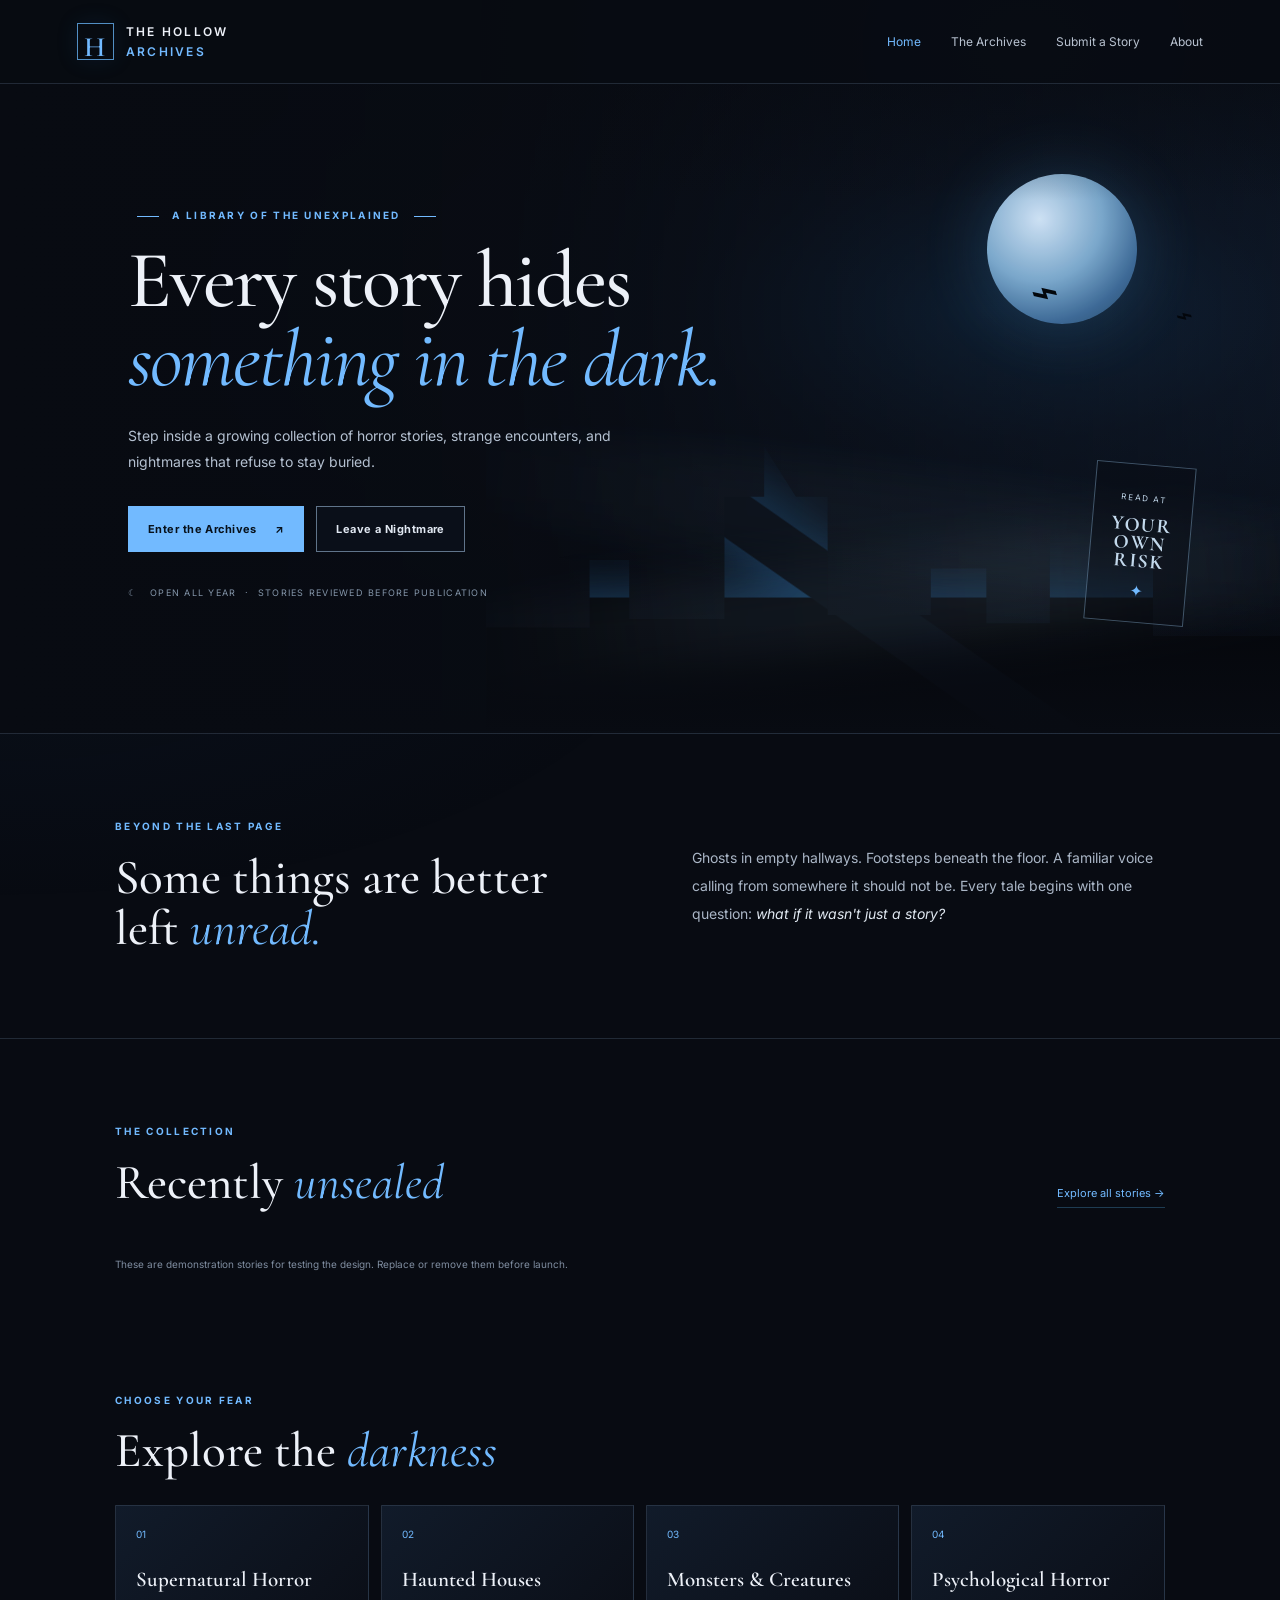
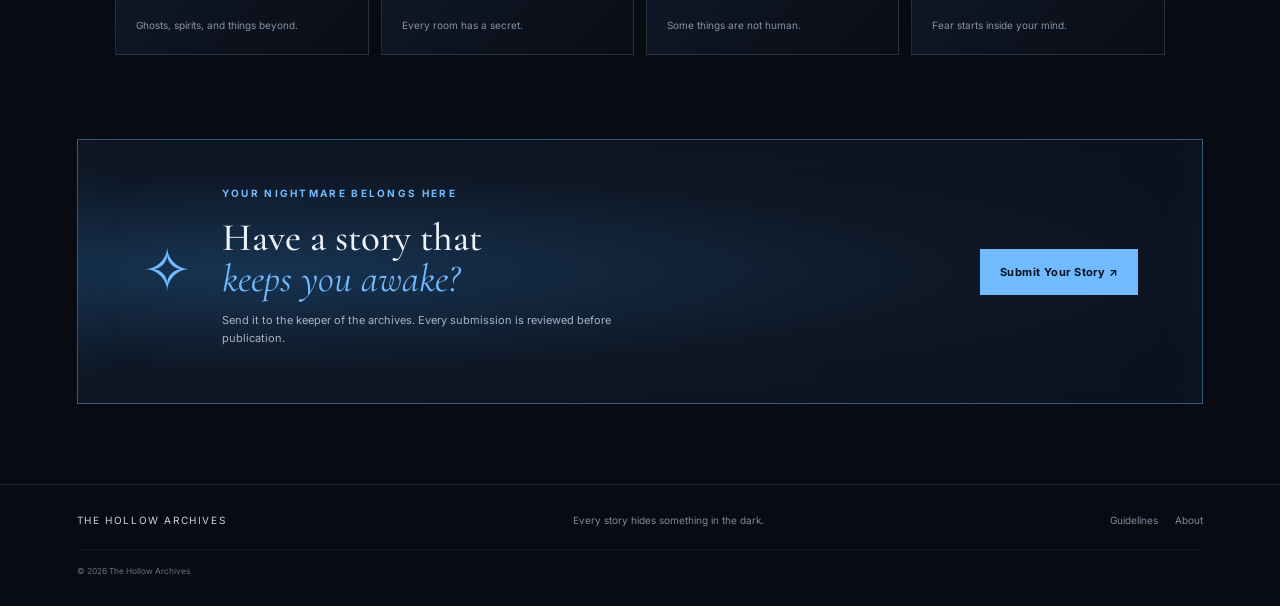
<file: index.html>
<!doctype html>
<html lang="en">
<head>
<meta charset="utf-8"><meta name="viewport" content="width=device-width,initial-scale=1">
<meta name="theme-color" content="#080b12"><meta name="description" content="The Hollow Archives — a year-round library of original horror stories and unexplained encounters.">
<title>The Hollow Archives — Every Story Hides Something</title><link rel="stylesheet" href="css/style.css"><script src="js/main.js" defer></script><script src="js/narrator.js" defer></script><script src="js/stories.js" defer></script>
</head>
<body>
<header class="site-header"><a class="brand" href="index.html"><span class="brand-mark">H</span><span>THE HOLLOW <b>ARCHIVES</b></span></a><button class="menu-toggle" aria-label="Toggle navigation" aria-expanded="false">☰</button><nav class="nav"><a class="active" href="index.html">Home</a><a href="stories.html">The Archives</a><a href="submit.html">Submit a Story</a><a href="about.html">About</a></nav></header>
<main>
<section class="hero"><div class="hero-art" aria-hidden="true"><div class="moon"></div><div class="silhouette"></div><div class="fog fog-a"></div><div class="fog fog-b"></div><div class="bird bird-a">⌁</div><div class="bird bird-b">⌁</div></div><div class="hero-content"><p class="eyebrow"><span></span> A LIBRARY OF THE UNEXPLAINED <span></span></p><h1>Every story hides<br><em>something in the dark.</em></h1><p class="hero-copy">Step inside a growing collection of horror stories, strange encounters, and nightmares that refuse to stay buried.</p><div class="hero-actions"><a class="button primary" href="stories.html">Enter the Archives <span>↗</span></a><a class="button ghost" href="submit.html">Leave a Nightmare</a></div><p class="hero-note">☾ &nbsp; OPEN ALL YEAR &nbsp;·&nbsp; STORIES REVIEWED BEFORE PUBLICATION</p></div><div class="hero-stamp"><span>READ AT</span><strong>YOUR<br>OWN<br>RISK</strong><i>✦</i></div><div class="hero-bottom"></div></section>
<section class="section intro-row"><div><p class="eyebrow">BEYOND THE LAST PAGE</p><h2>Some things are better<br>left <em>unread.</em></h2></div><p class="section-copy">Ghosts in empty hallways. Footsteps beneath the floor. A familiar voice calling from somewhere it should not be. Every tale begins with one question: <em>what if it wasn't just a story?</em></p></section>
<section class="section"><div class="section-heading"><div><p class="eyebrow">THE COLLECTION</p><h2>Recently <em>unsealed</em></h2></div><a class="text-link" href="stories.html">Explore all stories →</a></div><div class="story-grid" id="featured-stories"></div><p class="demo-note">These are demonstration stories for testing the design. Replace or remove them before launch.</p></section>
<section class="section category-section"><div class="section-heading"><div><p class="eyebrow">CHOOSE YOUR FEAR</p><h2>Explore the <em>darkness</em></h2></div></div><div class="category-grid"><a href="stories.html?category=Supernatural%20Horror"><span>01</span><b>Supernatural Horror</b><i>Ghosts, spirits, and things beyond.</i></a><a href="stories.html?category=Haunted%20Houses"><span>02</span><b>Haunted Houses</b><i>Every room has a secret.</i></a><a href="stories.html?category=Monsters%20%26%20Creatures"><span>03</span><b>Monsters & Creatures</b><i>Some things are not human.</i></a><a href="stories.html?category=Psychological%20Horror"><span>04</span><b>Psychological Horror</b><i>Fear starts inside your mind.</i></a></div></section>
<section class="submit-banner"><div class="banner-symbol">✧</div><div><p class="eyebrow">YOUR NIGHTMARE BELONGS HERE</p><h2>Have a story that<br><em>keeps you awake?</em></h2><p>Send it to the keeper of the archives. Every submission is reviewed before publication.</p></div><a class="button primary" href="submit.html">Submit Your Story ↗</a></section>
</main><footer class="site-footer"><a class="footer-brand" href="index.html">THE HOLLOW ARCHIVES</a><span>Every story hides something in the dark.</span><div><a href="guidelines.html">Guidelines</a><a href="about.html">About</a></div><small>© <span data-year></span> The Hollow Archives</small></footer>
</body></html>
</file>
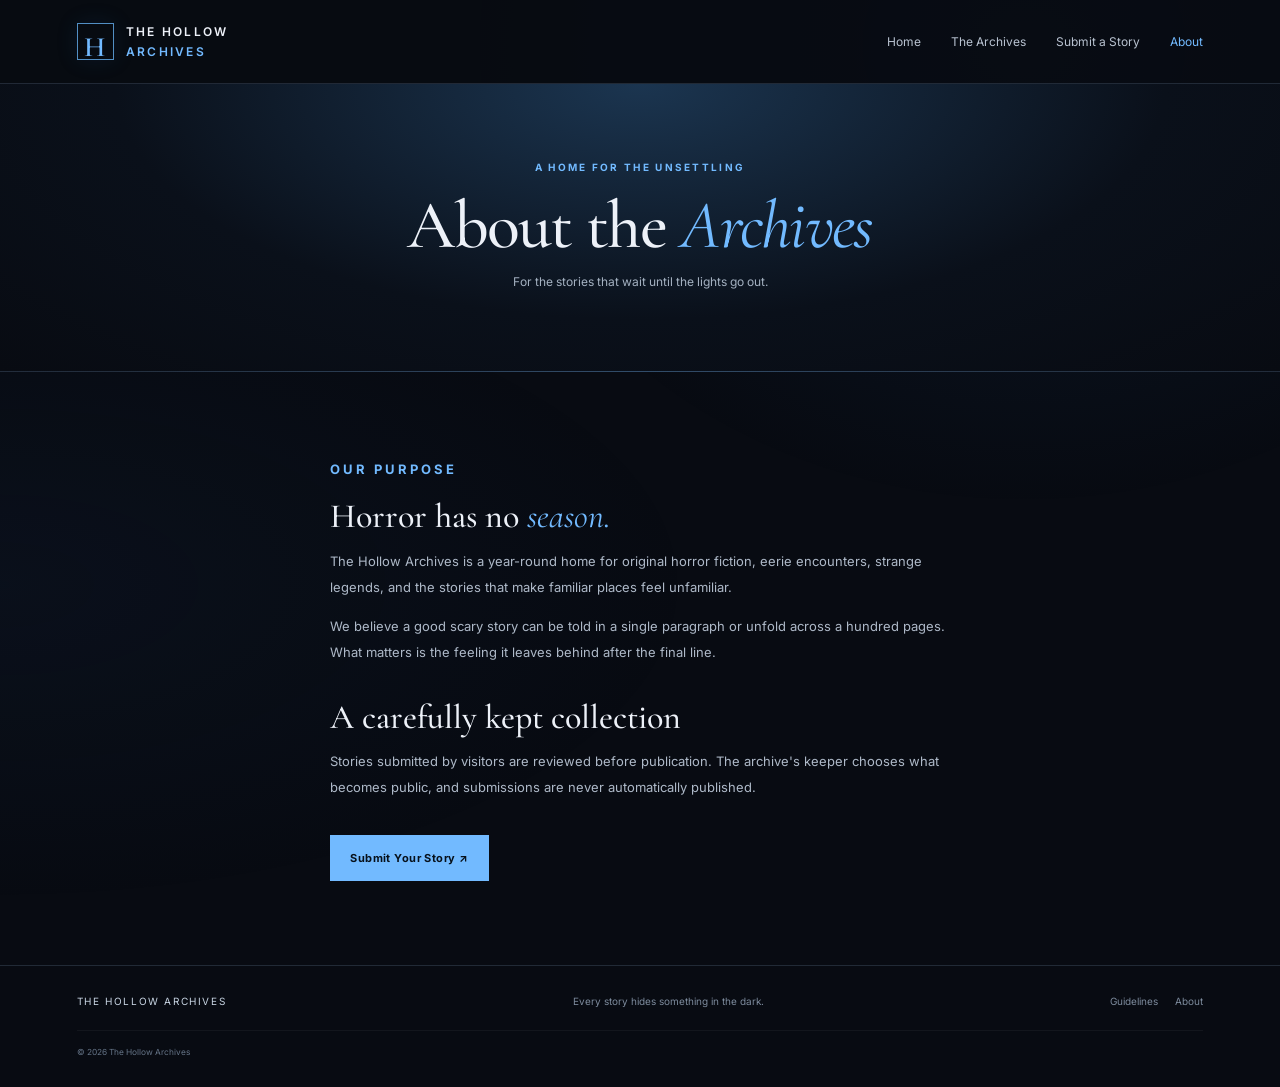
<file: about.html>
<!doctype html>
<html lang="en"><head><meta charset="utf-8"><meta name="viewport" content="width=device-width,initial-scale=1"><meta name="theme-color" content="#080b12"><title>About — The Hollow Archives</title><link rel="stylesheet" href="css/style.css"><script src="js/main.js" defer></script></head><body><header class="site-header"><a class="brand" href="index.html"><span class="brand-mark">H</span><span>THE HOLLOW <b>ARCHIVES</b></span></a><button class="menu-toggle" aria-label="Toggle navigation" aria-expanded="false">☰</button><nav class="nav"><a href="index.html">Home</a><a href="stories.html">The Archives</a><a href="submit.html">Submit a Story</a><a class="active" href="about.html">About</a></nav></header><main class="page-main"><section class="page-hero"><p class="eyebrow">A HOME FOR THE UNSETTLING</p><h1>About the <em>Archives</em></h1><p>For the stories that wait until the lights go out.</p></section><section class="prose section"><p class="eyebrow">OUR PURPOSE</p><h2>Horror has no <em>season.</em></h2><p>The Hollow Archives is a year-round home for original horror fiction, eerie encounters, strange legends, and the stories that make familiar places feel unfamiliar.</p><p>We believe a good scary story can be told in a single paragraph or unfold across a hundred pages. What matters is the feeling it leaves behind after the final line.</p><h2>A carefully kept collection</h2><p>Stories submitted by visitors are reviewed before publication. The archive's keeper chooses what becomes public, and submissions are never automatically published.</p><a class="button primary" href="submit.html">Submit Your Story ↗</a></section></main><footer class="site-footer"><a class="footer-brand" href="index.html">THE HOLLOW ARCHIVES</a><span>Every story hides something in the dark.</span><div><a href="guidelines.html">Guidelines</a><a href="about.html">About</a></div><small>© <span data-year></span> The Hollow Archives</small></footer></body></html>
</file>
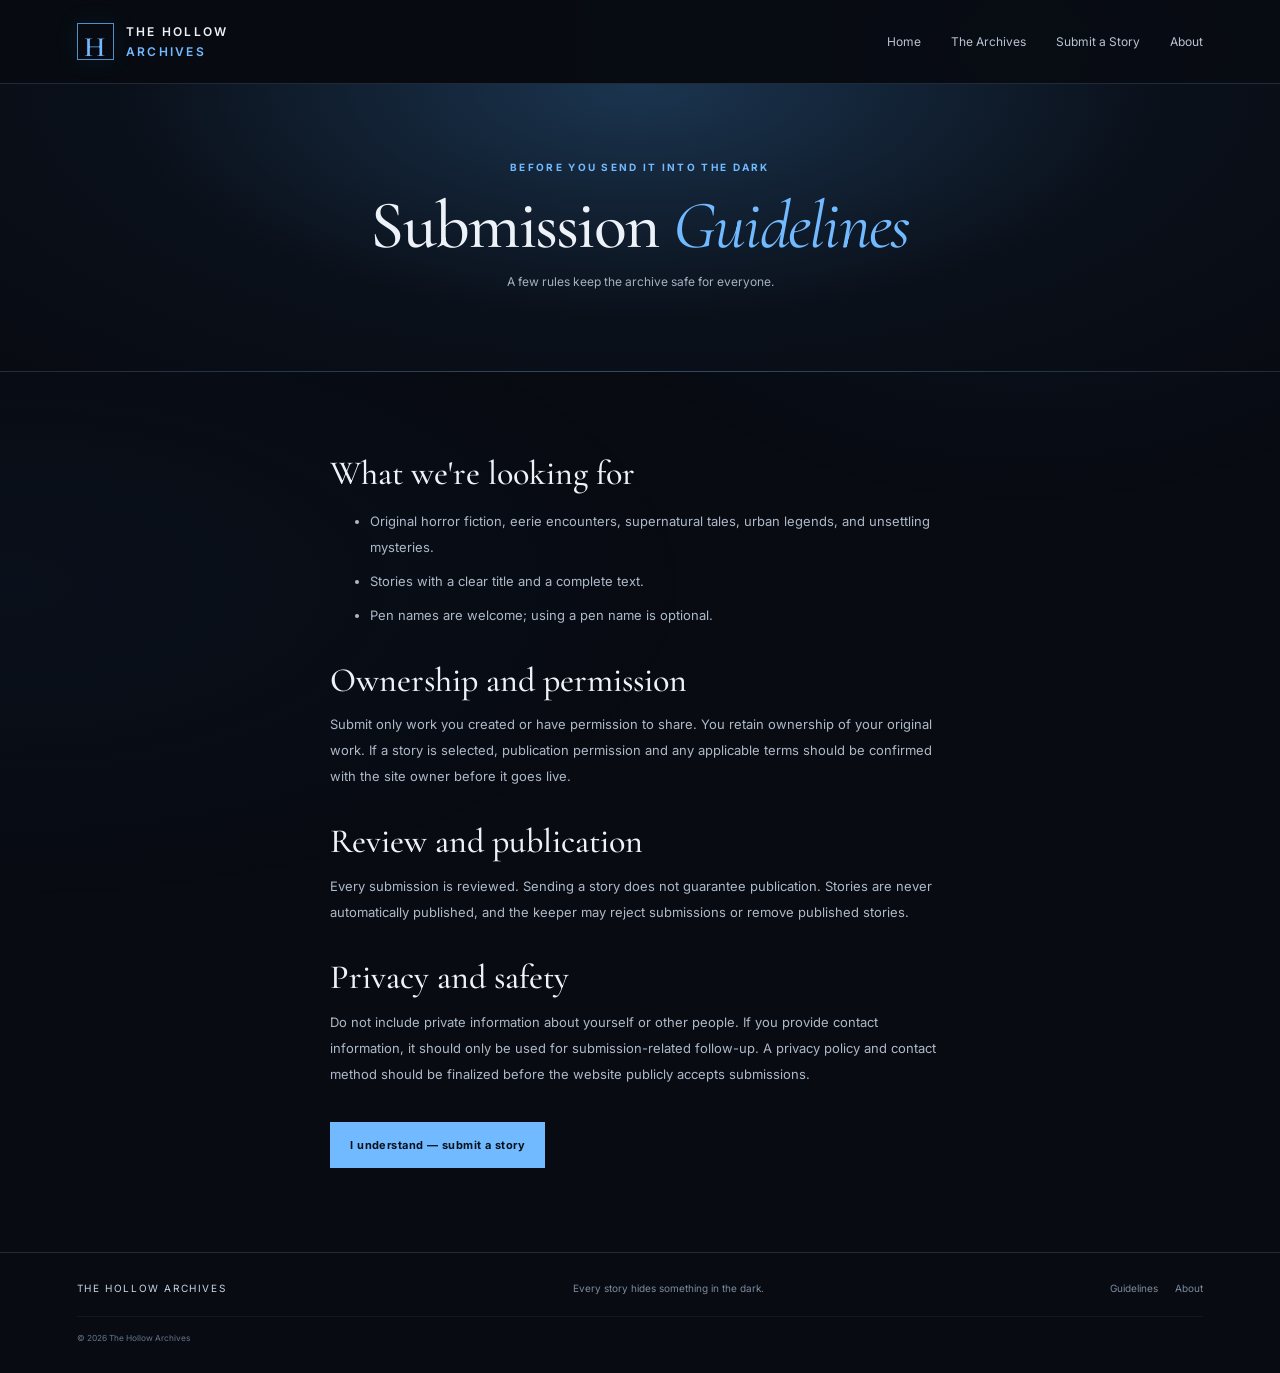
<file: guidelines.html>
<!doctype html>
<html lang="en"><head><meta charset="utf-8"><meta name="viewport" content="width=device-width,initial-scale=1"><meta name="theme-color" content="#080b12"><title>Submission Guidelines — The Hollow Archives</title><link rel="stylesheet" href="css/style.css"><script src="js/main.js" defer></script></head><body><header class="site-header"><a class="brand" href="index.html"><span class="brand-mark">H</span><span>THE HOLLOW <b>ARCHIVES</b></span></a><button class="menu-toggle" aria-label="Toggle navigation" aria-expanded="false">☰</button><nav class="nav"><a href="index.html">Home</a><a href="stories.html">The Archives</a><a href="submit.html">Submit a Story</a><a href="about.html">About</a></nav></header><main class="page-main"><section class="page-hero"><p class="eyebrow">BEFORE YOU SEND IT INTO THE DARK</p><h1>Submission <em>Guidelines</em></h1><p>A few rules keep the archive safe for everyone.</p></section><section class="prose section"><h2>What we're looking for</h2><ul><li>Original horror fiction, eerie encounters, supernatural tales, urban legends, and unsettling mysteries.</li><li>Stories with a clear title and a complete text.</li><li>Pen names are welcome; using a pen name is optional.</li></ul><h2>Ownership and permission</h2><p>Submit only work you created or have permission to share. You retain ownership of your original work. If a story is selected, publication permission and any applicable terms should be confirmed with the site owner before it goes live.</p><h2>Review and publication</h2><p>Every submission is reviewed. Sending a story does not guarantee publication. Stories are never automatically published, and the keeper may reject submissions or remove published stories.</p><h2>Privacy and safety</h2><p>Do not include private information about yourself or other people. If you provide contact information, it should only be used for submission-related follow-up. A privacy policy and contact method should be finalized before the website publicly accepts submissions.</p><a class="button primary" href="submit.html">I understand — submit a story</a></section></main><footer class="site-footer"><a class="footer-brand" href="index.html">THE HOLLOW ARCHIVES</a><span>Every story hides something in the dark.</span><div><a href="guidelines.html">Guidelines</a><a href="about.html">About</a></div><small>© <span data-year></span> The Hollow Archives</small></footer></body></html>
</file>
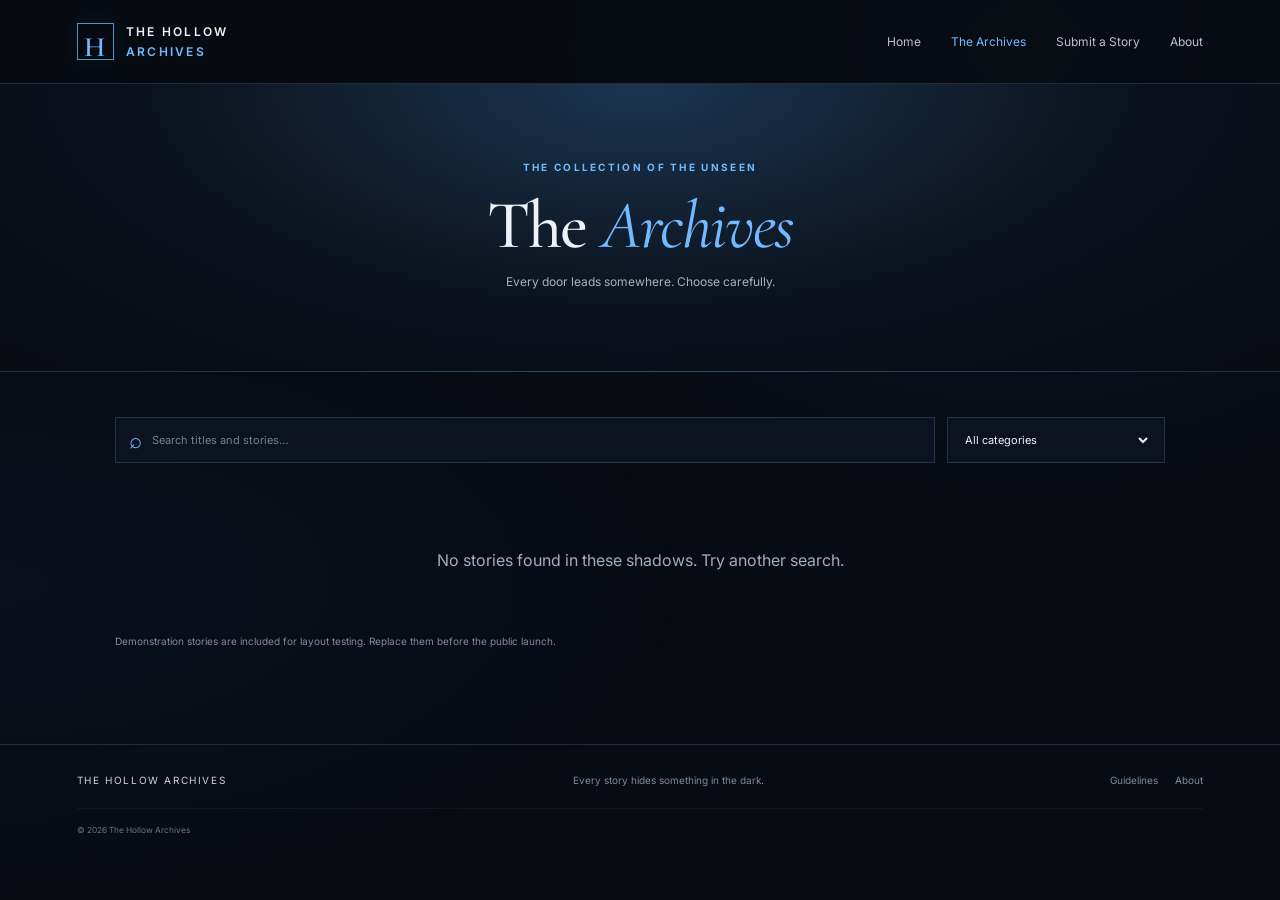
<file: stories.html>
<!doctype html>
<html lang="en"><head><meta charset="utf-8"><meta name="viewport" content="width=device-width,initial-scale=1"><meta name="theme-color" content="#080b12"><title>The Archives — The Hollow Archives</title><link rel="stylesheet" href="css/style.css"><script src="js/main.js" defer></script><script src="js/narrator.js" defer></script><script src="js/stories.js" defer></script></head>
<body><header class="site-header"><a class="brand" href="index.html"><span class="brand-mark">H</span><span>THE HOLLOW <b>ARCHIVES</b></span></a><button class="menu-toggle" aria-label="Toggle navigation" aria-expanded="false">☰</button><nav class="nav"><a href="index.html">Home</a><a class="active" href="stories.html">The Archives</a><a href="submit.html">Submit a Story</a><a href="about.html">About</a></nav></header>
<main class="page-main"><section class="page-hero"><p class="eyebrow">THE COLLECTION OF THE UNSEEN</p><h1>The <em>Archives</em></h1><p>Every door leads somewhere. Choose carefully.</p></section><section class="section archive-section"><div class="archive-controls"><label class="search-box"><span>⌕</span><input id="story-search" type="search" placeholder="Search titles and stories…" aria-label="Search stories"></label><label class="select-wrap"><span class="sr-only">Filter category</span><select id="category-filter"><option value="all">All categories</option><option>Supernatural Horror</option><option>Haunted Houses</option><option>Monsters & Creatures</option><option>Psychological Horror</option><option>Urban Legends</option><option>Nightmare Stories</option><option>Gothic Horror</option><option>Original Fiction</option></select></label></div><div class="story-grid" id="all-stories"></div><p class="empty-state" id="empty-state" hidden>No stories found in these shadows. Try another search.</p><p class="demo-note">Demonstration stories are included for layout testing. Replace them before the public launch.</p></section></main><footer class="site-footer"><a class="footer-brand" href="index.html">THE HOLLOW ARCHIVES</a><span>Every story hides something in the dark.</span><div><a href="guidelines.html">Guidelines</a><a href="about.html">About</a></div><small>© <span data-year></span> The Hollow Archives</small></footer></body></html>
</file>
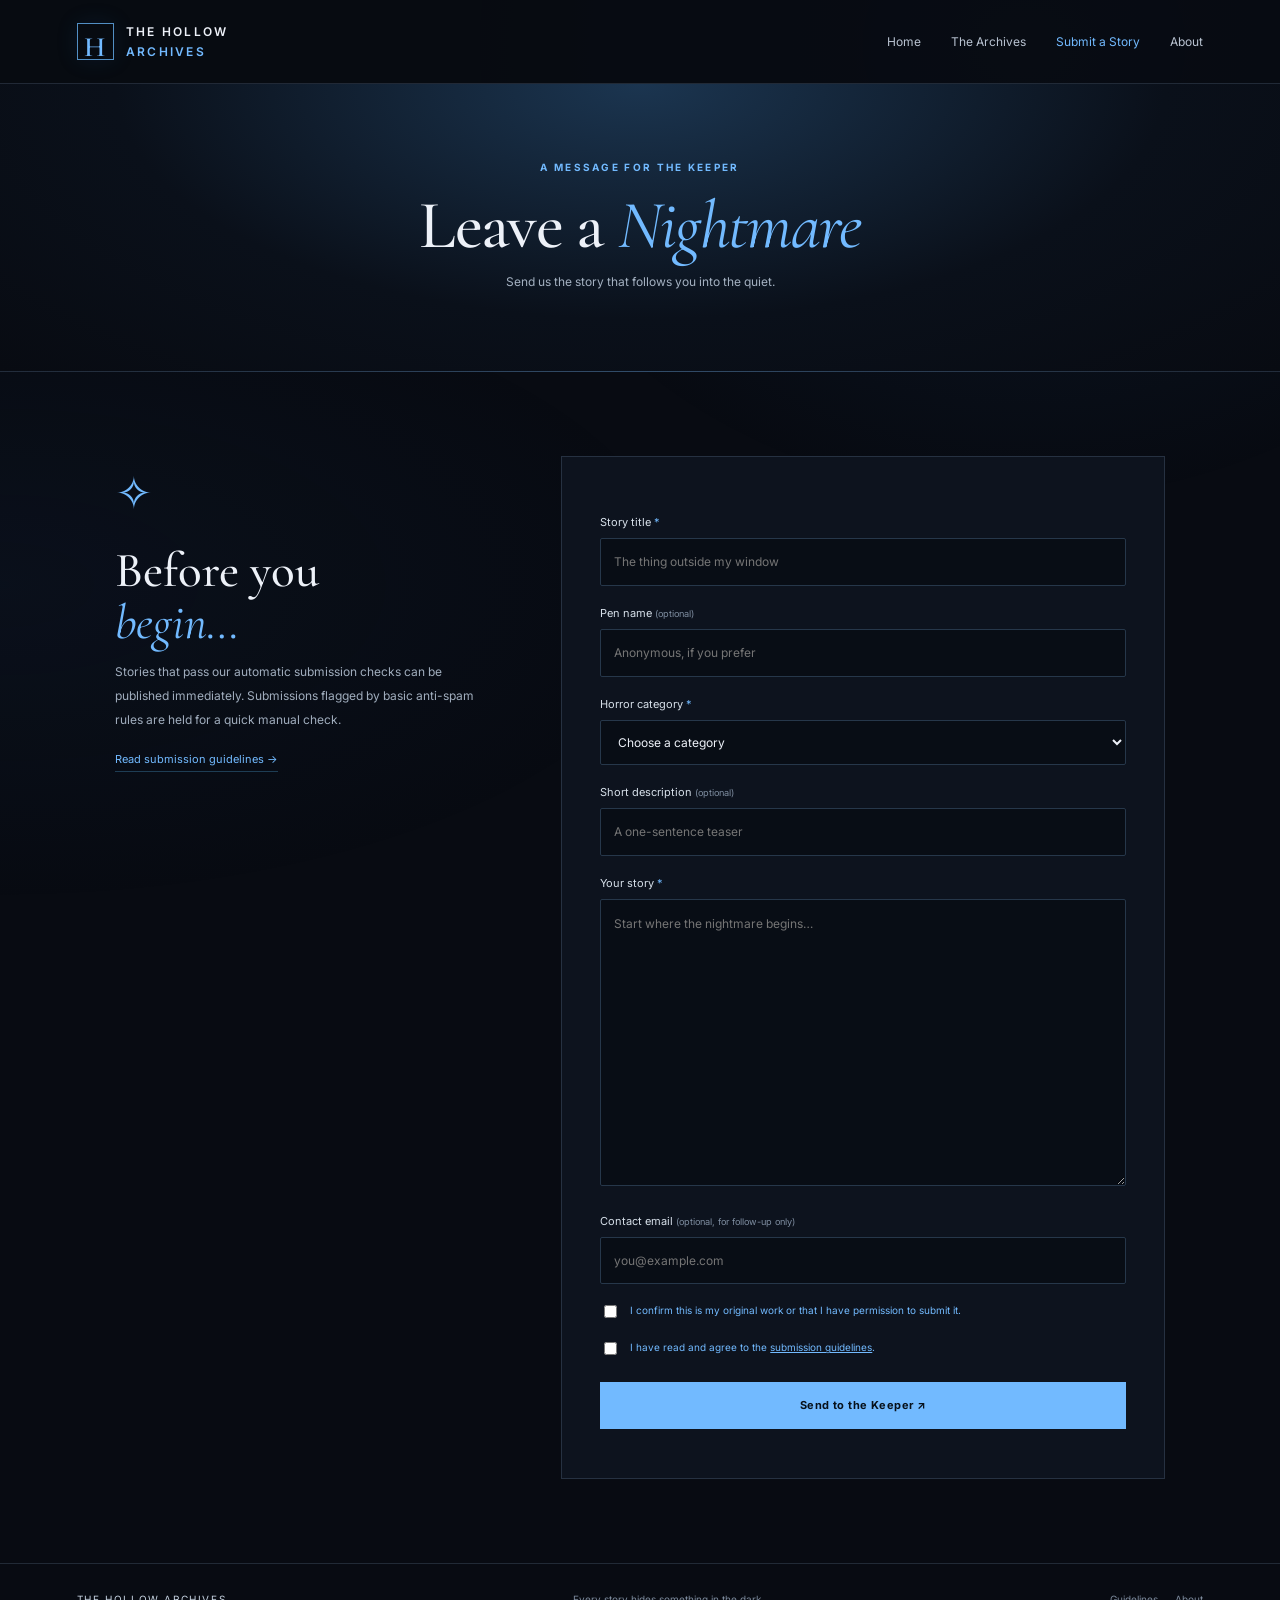
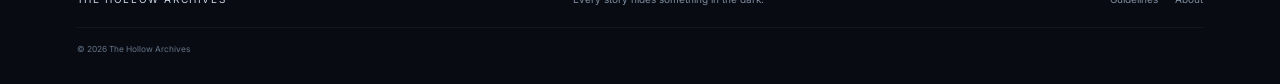
<file: submit.html>
<!doctype html>
<html lang="en"><head><meta charset="utf-8"><meta name="viewport" content="width=device-width,initial-scale=1"><meta name="theme-color" content="#080b12"><title>Submit a Story — The Hollow Archives</title><link rel="stylesheet" href="css/style.css"><script src="js/main.js" defer></script><script src="js/submit.js" defer></script></head>
<body><header class="site-header"><a class="brand" href="index.html"><span class="brand-mark">H</span><span>THE HOLLOW <b>ARCHIVES</b></span></a><button class="menu-toggle" aria-label="Toggle navigation" aria-expanded="false">☰</button><nav class="nav"><a href="index.html">Home</a><a href="stories.html">The Archives</a><a class="active" href="submit.html">Submit a Story</a><a href="about.html">About</a></nav></header>
<main class="page-main"><section class="page-hero"><p class="eyebrow">A MESSAGE FOR THE KEEPER</p><h1>Leave a <em>Nightmare</em></h1><p>Send us the story that follows you into the quiet.</p></section><section class="form-layout section"><aside class="form-aside"><div class="aside-symbol">✧</div><h2>Before you<br><em>begin…</em></h2><p>Stories that pass our automatic submission checks can be published immediately. Submissions flagged by basic anti-spam rules are held for a quick manual check.</p><a class="text-link" href="guidelines.html">Read submission guidelines →</a></aside><div class="form-panel"><form id="story-form"><label for="story-title">Story title <span>*</span></label><input id="story-title" name="title" maxlength="120" required placeholder="The thing outside my window"><label for="pen-name">Pen name <small>(optional)</small></label><input id="pen-name" name="pen_name" maxlength="60" placeholder="Anonymous, if you prefer"><label for="story-category">Horror category <span>*</span></label><select id="story-category" name="category" required><option value="">Choose a category</option><option>Supernatural Horror</option><option>Haunted Houses</option><option>Monsters & Creatures</option><option>Psychological Horror</option><option>Urban Legends</option><option>Nightmare Stories</option><option>Gothic Horror</option><option>Original Fiction</option><option>Other</option></select><label for="description">Short description <small>(optional)</small></label><input id="description" name="description" maxlength="240" placeholder="A one-sentence teaser"><label for="story-body">Your story <span>*</span></label><textarea id="story-body" name="story" rows="12" required minlength="100" placeholder="Start where the nightmare begins…"></textarea><label for="email">Contact email <small>(optional, for follow-up only)</small></label><input id="email" name="email" type="email" autocomplete="email" placeholder="you@example.com"><label class="check-label"><input type="checkbox" name="rights" required><span>I confirm this is my original work or that I have permission to submit it.</span></label><label class="check-label"><input type="checkbox" name="guidelines" required><span>I have read and agree to the <a href="guidelines.html">submission guidelines</a>.</span></label><div class="website-field" aria-hidden="true"><label for="website">Leave this field empty</label><input id="website" name="website" tabindex="-1" autocomplete="off"></div><div id="turnstile-container"></div><button class="button primary submit-button" type="submit">Send to the Keeper ↗</button><p class="form-message" id="form-message" role="status" aria-live="polite"></p></form></div></section></main><footer class="site-footer"><a class="footer-brand" href="index.html">THE HOLLOW ARCHIVES</a><span>Every story hides something in the dark.</span><div><a href="guidelines.html">Guidelines</a><a href="about.html">About</a></div><small>© <span data-year></span> The Hollow Archives</small></footer></body></html>
</file>
<file: css/style.css>
@import url('https://fonts.googleapis.com/css2?family=Cormorant+Garamond:wght@400;500;600;700&family=Inter:wght@400;500;600;700&display=swap');
:root{--bg:#080b12;--panel:#0e1420;--panel2:#111b2a;--text:#edf1f8;--muted:#a0adbf;--blue:#72baff;--blue2:#267dc2;--line:rgba(150,184,220,.18);--serif:'Cormorant Garamond',Georgia,serif;--sans:Inter,Arial,sans-serif}
*{box-sizing:border-box}html{scroll-behavior:smooth}body{margin:0;background:var(--bg);color:var(--text);font-family:var(--sans);line-height:1.65;overflow-x:hidden}body:before{content:"";position:fixed;inset:0;pointer-events:none;z-index:-1;background:radial-gradient(ellipse at 80% 5%,rgba(29,78,129,.18),transparent 38%),radial-gradient(ellipse at 0% 65%,rgba(22,51,91,.13),transparent 38%)}a{color:inherit;text-decoration:none}button,input,textarea,select{font:inherit}.site-header{height:84px;padding:0 clamp(20px,6vw,92px);display:flex;align-items:center;justify-content:space-between;border-bottom:1px solid var(--line);background:rgba(8,11,18,.91);position:relative;z-index:5}.brand{display:flex;align-items:center;gap:12px;font-size:12px;letter-spacing:.19em;font-weight:600}.brand b{display:block;color:var(--blue);font-weight:600}.brand-mark{width:37px;height:37px;border:1px solid #528fc4;display:grid;place-items:center;color:var(--blue);font-family:var(--serif);font-size:28px;box-shadow:0 0 22px #286a9c22}.nav{display:flex;align-items:center;gap:30px}.nav a{font-size:12px;color:#b9c3d1;transition:color .2s}.nav a:hover,.nav a.active{color:var(--blue)}.menu-toggle{display:none;background:none;border:1px solid var(--line);color:var(--text);padding:8px 11px;border-radius:3px}
.hero{min-height:650px;position:relative;display:flex;align-items:center;padding:82px clamp(24px,10vw,150px);overflow:hidden;border-bottom:1px solid var(--line);background:linear-gradient(90deg,#080b12 0%,rgba(8,11,18,.95) 39%,rgba(8,11,18,.4) 100%),radial-gradient(ellipse at 77% 35%,#16385b 0%,#101d30 22%,#080b12 61%)}.hero:after{content:"";position:absolute;inset:0;background:linear-gradient(0deg,var(--bg),transparent 17%,transparent 82%,rgba(8,11,18,.45));pointer-events:none}.hero-content{position:relative;z-index:2;max-width:740px}.eyebrow{font-size:10px;letter-spacing:.23em;color:var(--blue);font-weight:700;margin:0 0 17px}.eyebrow span{display:inline-block;width:22px;height:1px;background:var(--blue);vertical-align:middle;margin:0 9px}.hero h1,.page-hero h1{font:500 clamp(43px,6.3vw,82px)/.98 var(--serif);letter-spacing:-.025em;margin:0 0 24px}.hero h1 em,.section h2 em,.submit-banner h2 em,.page-hero h1 em,.prose h2 em,.form-aside h2 em{font-weight:400;color:var(--blue);font-style:italic}.hero-copy{max-width:520px;color:#b4c0d0;font-size:14px;line-height:1.9}.hero-actions{display:flex;gap:12px;flex-wrap:wrap;margin-top:30px}.button{display:inline-flex;align-items:center;justify-content:center;gap:18px;padding:13px 19px;font-size:11px;letter-spacing:.04em;font-weight:700;border:1px solid transparent;cursor:pointer;transition:transform .2s,background .2s,border .2s}.button:hover{transform:translateY(-2px)}.primary{color:#07111b;background:var(--blue);border-color:var(--blue)}.primary:hover{background:#a0d2ff}.ghost{border-color:#60748a;color:#e1e8f2;background:#0b111bbd}.ghost:hover{border-color:var(--blue)}.hero-note{font-size:9px;letter-spacing:.14em;color:#8496aa;margin-top:34px}.hero-art{position:absolute;inset:0 0 0 38%;overflow:hidden;opacity:.95}.moon{position:absolute;width:150px;height:150px;border-radius:50%;top:90px;right:18%;background:radial-gradient(circle at 35% 30%,#d8ecff,#7faed3 44%,#416f9d 72%,#244365);box-shadow:0 0 70px #478fc34d}.silhouette{position:absolute;bottom:0;right:0;width:100%;height:65%;background:linear-gradient(145deg,transparent 0 23%,#080c14 23.2% 26%,transparent 26.2%),linear-gradient(35deg,transparent 0 37%,#080c14 37.2% 43%,transparent 43.2%),linear-gradient(0deg,#05070c 0 32%,transparent 32.2%);clip-path:polygon(0 100%,0 75%,13% 75%,13% 59%,18% 59%,18% 73%,30% 73%,30% 44%,35% 44%,35% 32%,39% 44%,43% 44%,43% 72%,56% 72%,56% 61%,63% 61%,63% 74%,71% 74%,71% 52%,76% 52%,76% 40%,80% 52%,84% 52%,84% 77%,100% 77%,100% 100%);filter:drop-shadow(0 0 30px #173f65)}.fog{position:absolute;left:-10%;right:-10%;height:100px;bottom:12%;background:linear-gradient(90deg,transparent,#7198b01b,#9dc7df17,transparent);filter:blur(22px);transform:rotate(-7deg)}.fog-b{bottom:25%;transform:rotate(7deg);opacity:.6}.bird{position:absolute;color:#03060b;font-size:46px;transform:rotate(-18deg)}.bird-a{top:26%;right:28%}.bird-b{top:32%;right:11%;font-size:28px}.hero-stamp{position:absolute;z-index:2;right:7%;bottom:17%;border:1px solid #8eb8db6b;padding:17px 19px;text-align:center;transform:rotate(5deg);color:#c2d8eb;background:#080b126b}.hero-stamp span{font-size:8px;letter-spacing:.2em}.hero-stamp strong{display:block;font:700 20px/.9 var(--serif);letter-spacing:.08em;margin:8px 0}.hero-stamp i{font-style:normal;color:var(--blue)}.hero-bottom{position:absolute;bottom:0;left:0;right:0;height:2px;background:linear-gradient(90deg,transparent,var(--blue2),transparent)}
.section{padding:84px clamp(22px,9vw,132px)}.intro-row{display:grid;grid-template-columns:1fr 1fr;gap:10%;align-items:center;border-bottom:1px solid var(--line)}.section h2,.submit-banner h2,.form-aside h2,.prose h2{font:500 clamp(32px,4vw,49px)/1.05 var(--serif);margin:0}.section-copy{color:#aab6c6;font-size:14px;line-height:2}.section-copy em{color:#e1e9f2}.section-heading{display:flex;align-items:end;justify-content:space-between;gap:20px;margin-bottom:28px}.text-link{font-size:11px;color:var(--blue);border-bottom:1px solid #4287b466;padding-bottom:5px}.story-grid{display:grid;grid-template-columns:repeat(3,minmax(0,1fr));gap:19px}.story-card{border:1px solid var(--line);background:linear-gradient(150deg,#111a28,#0a0e16);min-width:0;transition:transform .25s,border-color .25s}.story-card:hover{transform:translateY(-4px);border-color:#467ba9}.card-art{height:160px;position:relative;overflow:hidden;background:radial-gradient(circle at 70% 30%,#244c73,#111c2c 45%,#080b12 80%)}.card-art:after{content:"";position:absolute;inset:0;background:linear-gradient(0deg,#0d131f,transparent 65%)}.card-index{position:absolute;z-index:1;top:14px;left:15px;font-size:8px;letter-spacing:.16em;color:#c0d5e9}.art-moon{position:absolute;width:65px;height:65px;right:20%;top:25px;border-radius:50%;background:#b7d5ee;box-shadow:0 0 35px #5b9bc7a1}.art-tree{position:absolute;bottom:-8px;left:0;right:0;height:70%;background:#070a10;clip-path:polygon(0 100%,0 66%,8% 66%,12% 32%,17% 67%,22% 67%,29% 10%,35% 66%,43% 66%,50% 36%,57% 68%,67% 68%,75% 25%,82% 68%,100% 68%,100% 100%)}.art-last-train{background:radial-gradient(ellipse at 50% 70%,#35536e,#101824 45%,#080b12)}.art-last-train .art-tree{clip-path:polygon(0 100%,0 48%,20% 48%,20% 20%,25% 20%,25% 48%,38% 48%,38% 35%,43% 35%,43% 48%,57% 48%,57% 15%,63% 15%,63% 48%,80% 48%,80% 28%,85% 28%,85% 48%,100% 48%,100% 100%)}.art-woods{background:radial-gradient(ellipse at 50% 45%,#1c3d4e,#101b26 45%,#080b12)}.card-content{padding:20px}.card-meta{display:flex;justify-content:space-between;gap:8px;font-size:8px;letter-spacing:.08em;text-transform:uppercase;color:var(--blue)}.card-meta span:last-child{color:#78889a}.story-card h3{font:600 25px/1.05 var(--serif);margin:14px 0 9px}.story-card p{color:#9aa8b8;font-size:11px;line-height:1.8;min-height:58px}.read-link{display:flex;justify-content:space-between;width:100%;margin-top:17px;padding:12px 0 0;border:0;border-top:1px solid var(--line);background:none;color:#d9e5f2;text-align:left;font-size:11px;cursor:pointer}.read-link span{color:var(--blue)}.demo-note{font-size:10px;color:#7f8da0;margin-top:20px}.category-section{padding-top:25px}.category-grid{display:grid;grid-template-columns:repeat(4,1fr);gap:12px;margin-top:28px}.category-grid a{min-height:150px;padding:20px;border:1px solid var(--line);background:linear-gradient(135deg,#111b2a,#0a0d15);display:flex;flex-direction:column;justify-content:space-between;transition:border-color .2s}.category-grid a:hover{border-color:var(--blue2)}.category-grid span{font-size:10px;color:var(--blue)}.category-grid b{font:600 21px/1.1 var(--serif)}.category-grid i{font-size:10px;color:#8493a5;font-style:normal}
.submit-banner{margin:0 clamp(20px,6vw,88px) 80px;padding:45px clamp(22px,5vw,65px);display:flex;align-items:center;gap:30px;border:1px solid #345a7b;background:radial-gradient(ellipse at 15% 50%,#173452,#0e1725 53%,#0b101a);box-shadow:inset 0 0 55px #1d4d7217}.banner-symbol{font:60px var(--serif);color:var(--blue)}.submit-banner>div:nth-child(2){flex:1}.submit-banner h2{font-size:39px}.submit-banner p:not(.eyebrow){font-size:11px;color:#a6b4c4;max-width:450px}.site-footer{border-top:1px solid var(--line);padding:27px clamp(20px,6vw,92px);display:flex;align-items:center;justify-content:space-between;gap:20px;flex-wrap:wrap;color:#7d8b9d;font-size:10px}.footer-brand{letter-spacing:.16em;color:#c8d5e3;font-size:10px}.site-footer div{display:flex;gap:17px}.site-footer a:hover{color:var(--blue)}.site-footer small{width:100%;padding-top:15px;border-top:1px solid #ffffff0c;color:#657487}
.page-main{min-height:65vh}.page-hero{text-align:center;padding:75px 20px 67px;background:radial-gradient(ellipse at 50% 0%,#1b3550,#0a101a 58%,var(--bg));border-bottom:1px solid var(--line)}.page-hero h1{font-size:clamp(43px,6vw,68px);margin-bottom:13px}.page-hero>p:last-child{font-size:12px;color:#a4b1c1}.archive-section{padding-top:45px}.archive-controls{display:flex;gap:12px;margin-bottom:28px}.search-box,.select-wrap{display:flex;align-items:center;border:1px solid var(--line);background:#0d131e;color:var(--blue);padding:0 13px}.search-box{flex:1;gap:10px}.search-box span{font-size:22px}.search-box input,.select-wrap select{background:transparent;color:var(--text);border:0;outline:none;padding:13px 0;width:100%;font-size:11px}.search-box input::placeholder{color:#718095}.select-wrap select{min-width:190px}.select-wrap option{background:#0d131e}.empty-state{text-align:center;color:var(--muted);padding:40px}.form-layout{display:grid;grid-template-columns:.75fr 1.25fr;gap:8%;align-items:start}.form-aside{position:sticky;top:25px}.aside-symbol{font-size:45px;color:var(--blue);margin-bottom:15px}.form-aside p{color:#a0adbd;font-size:12px;line-height:2}.form-panel{border:1px solid var(--line);background:#0d131e;padding:clamp(20px,4vw,38px)}.setup-warning{padding:14px 16px;border:1px solid #8b683a;background:#2b2116;margin-bottom:25px;color:#e9d2ad}.setup-warning strong{font-size:12px}.setup-warning p{font-size:10px;line-height:1.8;margin:6px 0 0}.setup-warning code{color:#fff}.form-panel form>label:not(.check-label){display:block;font-size:11px;color:#d7e0ea;margin:18px 0 7px}.form-panel label span{color:var(--blue)}.form-panel label small{color:#7e8da0}.form-panel input:not([type=checkbox]),.form-panel textarea,.form-panel select{width:100%;border:1px solid #26374a;background:#080d15;color:var(--text);padding:13px;font-size:12px;border-radius:2px;outline:none}.form-panel input:focus,.form-panel textarea:focus,.form-panel select:focus{border-color:#5d9ed4}.form-panel textarea{resize:vertical;line-height:1.8}.check-label{display:flex;gap:10px;align-items:flex-start;margin-top:18px;font-size:10px;color:#a9b5c5}.check-label input{accent-color:#72baff;margin-top:3px}.check-label a{color:var(--blue);text-decoration:underline}.submit-button{margin-top:24px;width:100%}.submit-button:disabled{opacity:.6;cursor:wait}.form-message{font-size:11px;line-height:1.7}.form-message.error{color:#ffb3a9}.form-message.success{color:#9ee4bd}.prose{max-width:850px;margin:auto;color:#aeb9c8}.prose h2{font-size:34px;color:var(--text);margin:35px 0 13px}.prose h2:first-of-type{margin-top:0}.prose p,.prose li{font-size:13px;line-height:2}.prose li{margin-bottom:8px}.prose .button{margin-top:22px}.story-dialog{max-width:720px;width:calc(100% - 30px);max-height:85vh;overflow:auto;background:#0d1420;color:var(--text);border:1px solid #40688a;padding:clamp(23px,5vw,48px);box-shadow:0 0 0 100vmax #02040bd9}.story-dialog::backdrop{background:#02040bd9}.dialog-close{float:right;background:none;border:1px solid var(--line);color:var(--text);font-size:22px;line-height:1;width:34px;height:34px;cursor:pointer}.story-dialog h2{font:500 clamp(32px,5vw,48px)/1.05 var(--serif);margin:10px 0}.dialog-author{color:var(--blue);font-size:11px}.dialog-body{font:18px/1.95 var(--serif);color:#d1d9e4}.dialog-body p{margin:0 0 20px}.sr-only{position:absolute;width:1px;height:1px;padding:0;margin:-1px;overflow:hidden;clip:rect(0,0,0,0);white-space:nowrap;border:0}
@media(max-width:850px){.site-header{height:72px}.menu-toggle{display:block}.nav{display:none;position:absolute;top:71px;left:0;right:0;background:#080b12;padding:18px 24px 23px;border-bottom:1px solid var(--line);flex-direction:column;align-items:flex-start;gap:18px}.nav.nav-open{display:flex}.hero{min-height:600px;padding-top:75px;padding-bottom:70px}.hero-art{left:25%;opacity:.52}.hero-stamp{right:5%;bottom:9%;transform:scale(.8) rotate(5deg);transform-origin:bottom right}.intro-row{grid-template-columns:1fr;gap:20px}.story-grid{grid-template-columns:repeat(2,minmax(0,1fr))}.category-grid{grid-template-columns:repeat(2,minmax(0,1fr))}.submit-banner{flex-wrap:wrap}.submit-banner>div:nth-child(2){min-width:65%}.form-layout{grid-template-columns:1fr;gap:30px}.form-aside{position:static}.site-footer{justify-content:center;text-align:center}.site-footer small{width:100%}}
@media(max-width:540px){.brand{font-size:10px;letter-spacing:.12em}.hero{min-height:630px;padding-left:22px;padding-right:22px;align-items:flex-start;padding-top:90px}.hero h1{font-size:47px}.hero-copy{font-size:12px}.hero-art{left:0;opacity:.34}.hero-stamp{display:none}.hero-note{font-size:8px;line-height:1.8}.section{padding:60px 21px}.section-heading{align-items:flex-start;flex-direction:column}.story-grid{grid-template-columns:1fr}.card-art{height:180px}.category-grid{grid-template-columns:1fr 1fr}.category-grid a{min-height:145px;padding:14px}.category-grid b{font-size:18px}.submit-banner{margin:0 12px 55px;padding:25px 20px;gap:12px}.banner-symbol{font-size:40px}.submit-banner>div:nth-child(2){min-width:0;width:calc(100% - 55px)}.submit-banner h2{font-size:32px}.submit-banner>.button{width:100%}.archive-controls{flex-direction:column}.select-wrap select{min-width:0}.page-hero{padding:57px 18px 45px}.form-panel{padding:18px}.site-footer{gap:13px}.site-footer>span{width:100%}}
@media(prefers-reduced-motion:reduce){*,*::before,*::after{scroll-behavior:auto!important;transition:none!important;animation:none!important}}

/* Spam-trap field: kept off-screen for human visitors. */
.website-field{position:absolute!important;left:-10000px!important;top:auto!important;width:1px!important;height:1px!important;overflow:hidden!important}

/* ═══════════════════════════════════════════════════════════════
   NARRATOR PANEL — Read Aloud feature
   ═══════════════════════════════════════════════════════════════ */
.narrator-panel{margin:28px 0 4px;border:1px solid rgba(114,186,255,.22);background:linear-gradient(135deg,#0a1525 0%,#0d1b2e 60%,#0a1220 100%);border-radius:4px;padding:18px 20px;position:relative;overflow:hidden}
.narrator-panel:before{content:"";position:absolute;inset:0;background:radial-gradient(ellipse at 100% 0%,rgba(114,186,255,.07),transparent 60%);pointer-events:none}

.narrator-top{display:flex;align-items:center;gap:9px;margin-bottom:14px}
.narrator-icon{font-size:15px;line-height:1}
.narrator-label{font-size:10px;letter-spacing:.2em;color:var(--blue);font-weight:700;text-transform:uppercase}
.narrator-status{margin-left:auto;font-size:10px;letter-spacing:.08em;color:#4a8fc4;font-weight:600;transition:color .3s}
.narrator-panel[data-state="playing"] .narrator-status{color:#72baff;animation:narrator-pulse 2s ease-in-out infinite}
.narrator-panel[data-state="paused"]  .narrator-status{color:#8496aa}
.narrator-panel[data-state="finished"] .narrator-status{color:#4a6a44}
@keyframes narrator-pulse{0%,100%{opacity:1}50%{opacity:.55}}

.narrator-controls{display:flex;gap:10px;margin-bottom:14px}
.narrator-btn{width:46px;height:46px;border-radius:3px;border:1px solid rgba(114,186,255,.28);background:rgba(13,28,48,.8);color:var(--blue);font-size:16px;cursor:pointer;transition:background .2s,border-color .2s,transform .15s,opacity .2s;display:grid;place-items:center;-webkit-tap-highlight-color:transparent}
.narrator-btn:hover:not(:disabled){background:rgba(38,125,194,.22);border-color:var(--blue);transform:translateY(-1px)}
.narrator-btn:active:not(:disabled){transform:translateY(0)}
.narrator-btn:disabled{opacity:.3;cursor:not-allowed;transform:none}
.narrator-play{width:58px;font-size:18px}

.narrator-options{display:flex;gap:12px;flex-wrap:wrap}
.narrator-option-label{display:flex;flex-direction:column;gap:5px;flex:1;min-width:130px}
.narrator-option-label>span{font-size:9px;letter-spacing:.15em;color:#7a8da3;text-transform:uppercase}
.narrator-option-label select{background:#070d18;border:1px solid rgba(114,186,255,.2);color:var(--text);padding:8px 10px;font-size:11px;border-radius:2px;outline:none;cursor:pointer;appearance:none;-webkit-appearance:none;background-image:url("data:image/svg+xml,%3Csvg xmlns='http://www.w3.org/2000/svg' width='10' height='6'%3E%3Cpath d='M0 0l5 6 5-6z' fill='%2372baff'/%3E%3C/svg%3E");background-repeat:no-repeat;background-position:right 10px center}
.narrator-option-label select:focus{border-color:var(--blue)}
.narrator-option-label select option{background:#0d131e}

.narrator-unsupported{font-size:11px;color:#7a8da3;margin:0;padding:4px 0}

/* story-dialog integration */
.story-dialog .narrator-panel{margin-top:28px}

@media(max-width:540px){
  .narrator-btn{width:44px;height:44px}
  .narrator-play{width:52px}
  .narrator-options{gap:10px}
  .narrator-option-label{min-width:120px}
}
</file>
